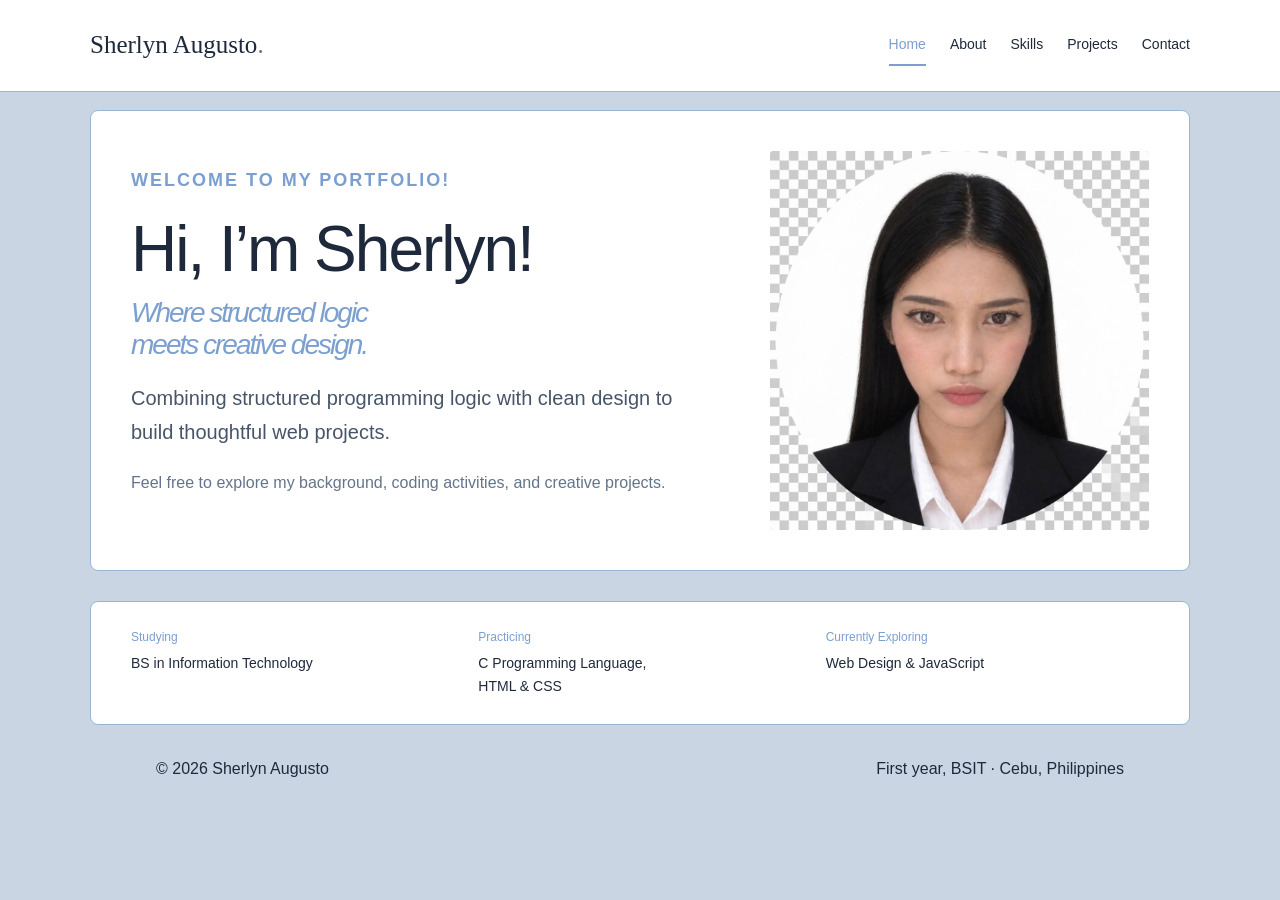
<file: index.html>
<!DOCTYPE html>
<html lang="en">
    <head>
        <meta charset="UTF-8">
        <meta name="viewport" content="width=device-width, initial-scale=1.0">
        <title>Home — Sherlyn Augusto | Portfolio</title>
        <meta
            name="description"
            content="Sherlyn Augusto’s first-year IT portfolio featuring class projects, C programming scripts, and design work."
        >
        <link rel="stylesheet" href="style.css">
    </head>
    <body>
        <a class="skip-link" href="#main">Skip to content</a>

        <!-- 1. HEADER & NAVIGATION -->
        <header class="site-header">
            <div class="container navbar">
                <a class="brand" href="index.html">Sherlyn Augusto<span class="muted">.</span></a>
                <nav class="nav-links" aria-label="Main navigation">
                    <a href="index.html" class="active" aria-current="page">Home</a>
                    <a href="about.html">About</a>
                    <a href="skills.html">Skills</a>
                    <a href="projects.html">Projects</a>
                    <a href="contact.html">Contact</a>
                </nav>
            </div>
        </header>

        <!-- MAIN CONTENT AREA -->
        <main id="main" class="container" tabindex="-1">
            
            <!-- 2. HERO INTRO SECTION -->
            <section class="hero" aria-label="Introduction">
                <div>
                    <p class="eyebrow">Welcome to My Portfolio!</p>
                    <h1>Hi, I’m Sherlyn!<br><span>Where structured logic<br>meets creative design.</span></h1>
                    <p class="lead">
                        Combining structured programming logic with clean design to build thoughtful web projects.
                    </p>
                    <p class="muted">
                        Feel free to explore my background, coding activities, and creative projects.
                    </p>
                </div>
                <figure class="portrait">
                    <img src="Sherlyn's Profile.jpeg" alt="Profile avatar of Sherlyn Augusto" width="600" height="600">
                </figure>
            </section>
            <!-- 3. HIGHLIGHT STRIP -->
            <div class="semester-strip">
                <p><span>Studying</span>BS in Information Technology</p>
                <p><span>Practicing</span>C Programming Language, <br> HTML & CSS</p>
                <p><span>Currently Exploring</span>Web Design &amp; JavaScript</p>
            </div>
                    
        <!-- 6. FOOTER -->
        <footer class="footer">
            <div class="container footer-inner">
                <p>© 2026 Sherlyn Augusto</p>
                <p>First year, BSIT · Cebu, Philippines</p>
            </div>
        </footer>
    </body>
</html>
</file>
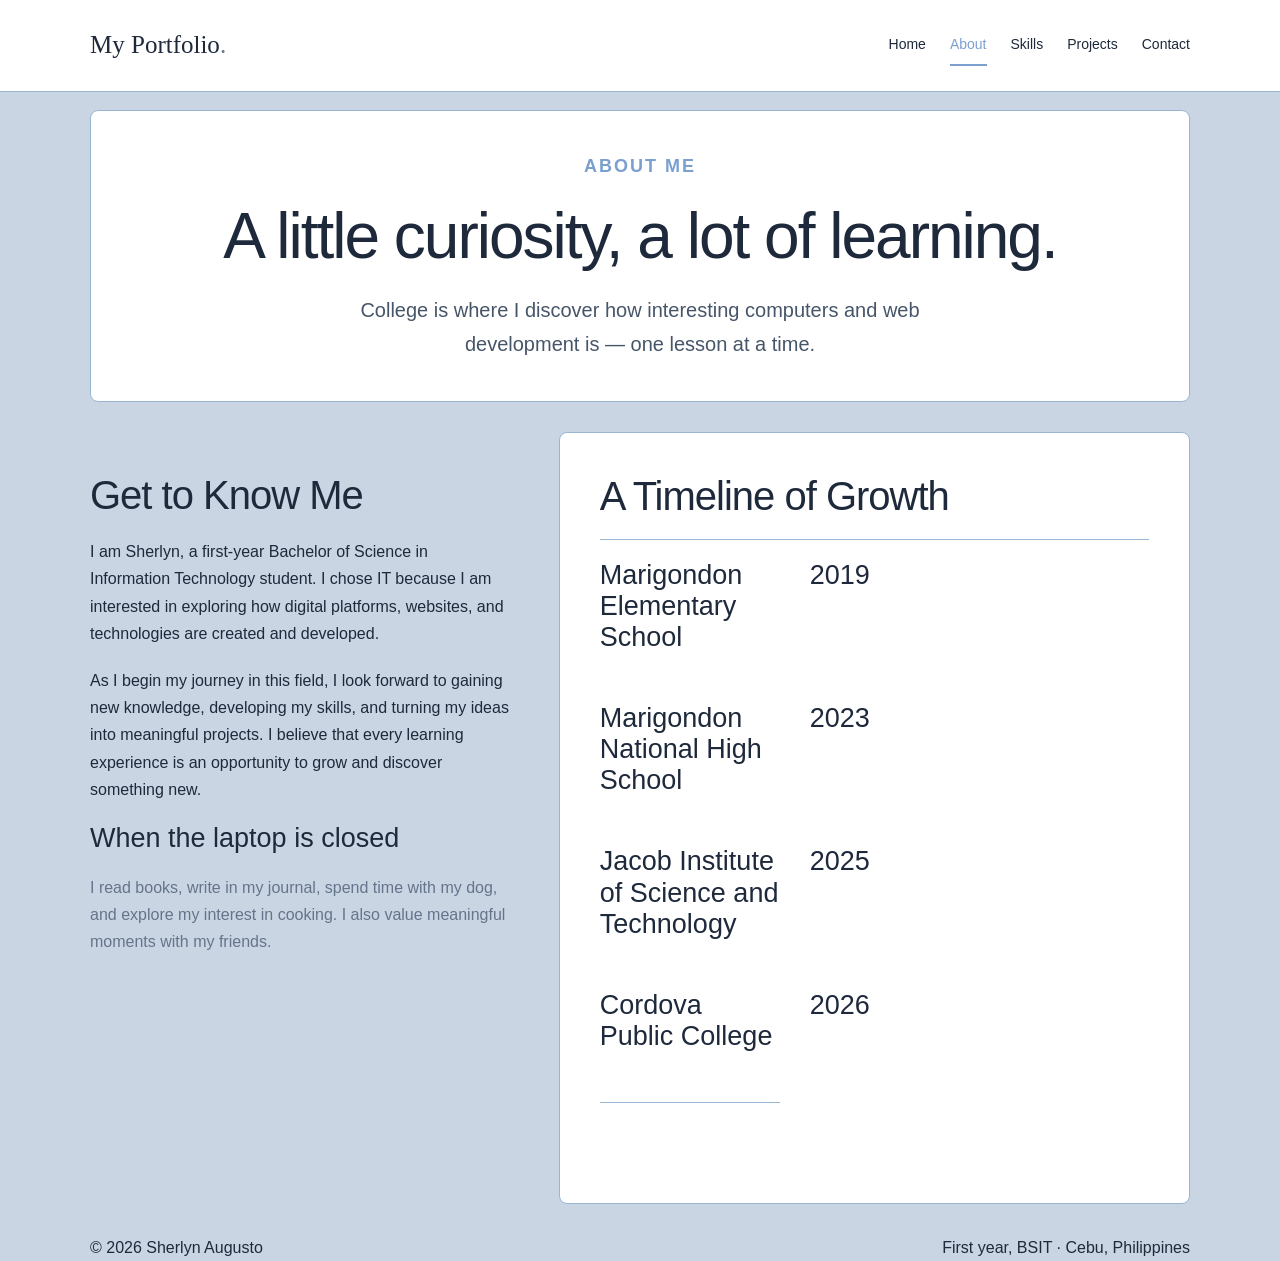
<file: about.html>
<!DOCTYPE html>
<html lang="en">
    <head>
        <meta charset="UTF-8">
        <meta name="viewport" content="width=device-width, initial-scale=1.0">
        <title>About — Sherlyn Augusto | Student Portfolio</title>
        <meta
            name="description"
            content="Sherlyn Augusto’s first-year IT portfolio, with class projects, everyday interests, and web skills in progress."
        >
        <link rel="stylesheet" href="style.css">
    </head>
    <body>
        <a class="skip-link" href="#main">Skip to content</a>
        <header class="site-header">
            <div class="container navbar">
                <a class="brand" href="index.html">My Portfolio<span class="muted">.</span></a>
                <nav class="nav-links" aria-label="Main navigation">
                    <a href="index.html">Home</a>
                    <a href="about.html" class="active" aria-current="page">About</a>
                    <a href="skills.html">Skills</a>
                    <a href="projects.html">Projects</a>
                    <a href="contact.html">Contact</a>
                </nav>
            </div>
        </header>
        <main id="main" class="container" tabindex="-1">
            <header class="page-intro">
                <p class="eyebrow">About me</p>
                <h1>A little curiosity, a lot of learning.<br></h1>
                <p class="lead">
                    College is where I discover how interesting computers and web development is — one lesson at a time.
                </p>
            </header>
            <div class="about-grid">
                <div>
                    <h2>Get to Know Me</h2>
                    <p>
                        I am Sherlyn, a first-year Bachelor of Science in Information Technology student. I chose IT because I am interested in exploring how digital platforms, websites, and technologies are created and developed.
                    </p>
                    <p>
                        As I begin my journey in this field, I look forward to gaining new knowledge, developing my skills, and turning my ideas into meaningful projects. I believe that every learning experience is an opportunity to grow and discover something new.
                    <h3>When the laptop is closed</h3>
                    <p class="muted">
                        I  read books, write in my journal, spend time with my dog, and explore my interest in cooking. I also value meaningful moments with my friends.
                    </p
                </div>
            </div>
            <section class="section" aria-labelledby="education-title">
                <h2 id="education-title">A Timeline of Growth</h2>
                <div class="education-row">
                    
                        <h3>Marigondon Elementary School</h3>
                        <h3>2019</h3>
                        <h3>Marigondon National High School</h3>
                        <h3>2023</h3>
                        <h3>Jacob Institute of Science and Technology</h3>
                        <h3>2025</h3>
                        <h3>Cordova Public College</h3>
                        <h3>2026</h3
                </div>
                <div class="education-row">
                    
                </div>
            </section>
        </main>
        <footer class="footer">
            <div class="container footer-inner">
                <p>© 2026 Sherlyn Augusto</p>
                <p>First year, BSIT · Cebu, Philippines</p>
            </div>
        </footer>
    </body>
</html>
</file>
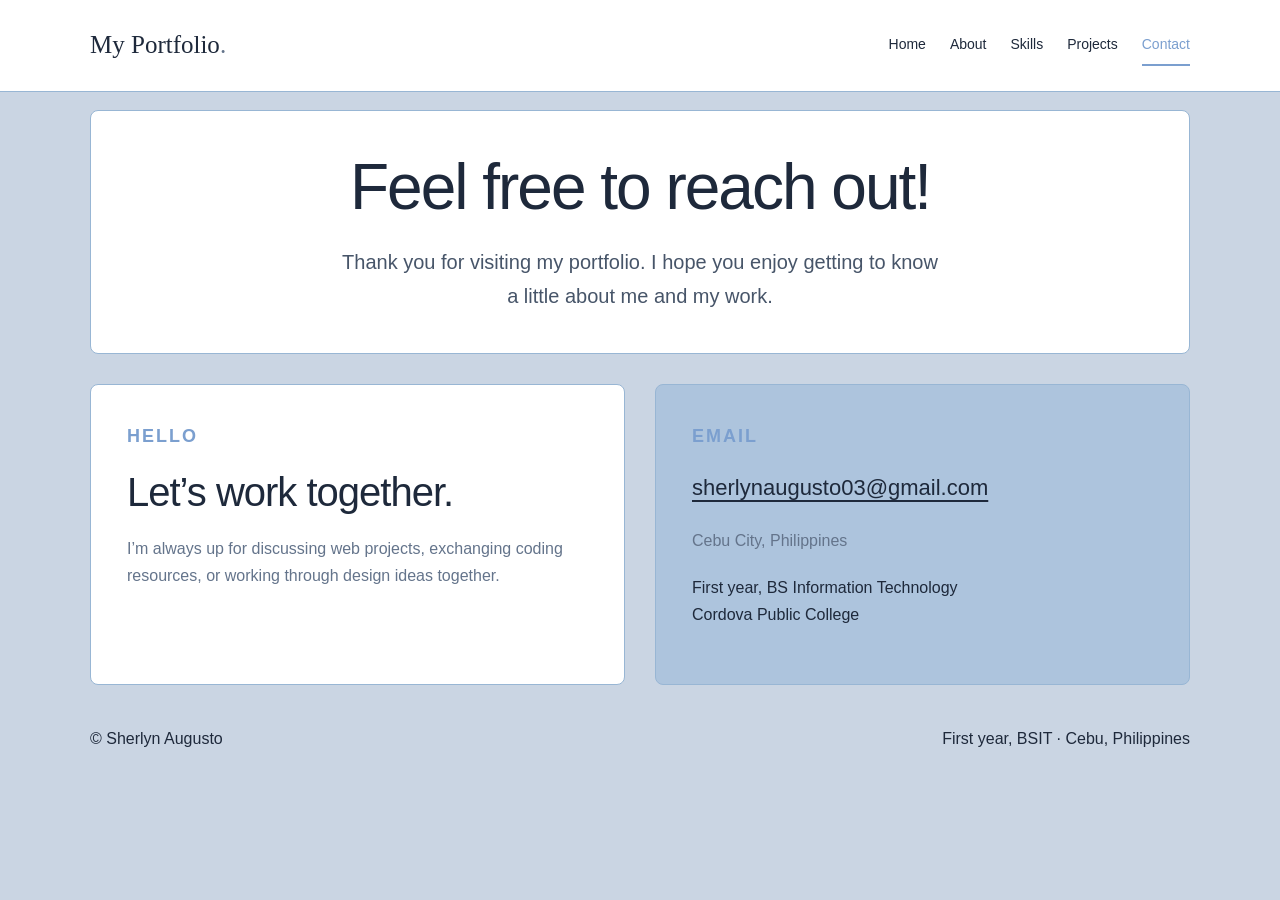
<file: contact.html>
<!DOCTYPE html>
<html lang="en">
    <head>
        <meta charset="UTF-8">
        <meta name="viewport" content="width=device-width, initial-scale=1.0">
        <title>Contact — My Portfolio | Student Portfolio</title>
        <meta
            name="description"
            content="Sherlyn Augusto’s first-year IT portfolio, with class projects, everyday interests, and web skills in progress."
        >
        <link rel="stylesheet" href="style.css">
    </head>
    <body>
        <a class="skip-link" href="#main">Skip to content</a>
        <header class="site-header">
            <div class="container navbar">
                <a class="brand" href="index.html">My Portfolio<span class="muted">.</span></a>
                <nav class="nav-links" aria-label="Main navigation">
                    <a href="index.html">Home</a>
                    <a href="about.html">About</a>
                    <a href="skills.html">Skills</a>
                    <a href="projects.html">Projects</a>
                    <a href="contact.html" class="active" aria-current="page">Contact</a>
                </nav>
            </div>
        </header>
        <main id="main" class="container" tabindex="-1">
            <header class="page-intro">
                <h1>Feel free to reach out!</h1>
                <p class="lead">
                    Thank you for visiting my portfolio. I hope you enjoy getting to know a little about me and my work.
                </p>
            </header>
            <section class="contact-section" aria-label="Contact details">
                <div>
                    <p class="eyebrow">Hello</p>
                    <h2>Let’s work together.</h2>
                    <p class="muted">
                       I’m always up for discussing web projects, exchanging coding resources, or working through design ideas together.
                    </p>
                </div>
                <div class="contact-card">
                    <p class="eyebrow">Email</p>
                    <p><a class="email-link" href="mailto:sherlynaugusto03@gmail.com">sherlynaugusto03@gmail.com</a></p>
                    <p class="muted">Cebu City, Philippines</p>
                    <p>First year, BS Information Technology<br>Cordova Public College</p>
                </div>
            </section>
        </main>
        <footer class="footer">
            <div class="container footer-inner">
                <p>© Sherlyn Augusto</p>
                <p>First year, BSIT · Cebu, Philippines</p>
            </div>
        </footer>
    </body>
</html>
</file>
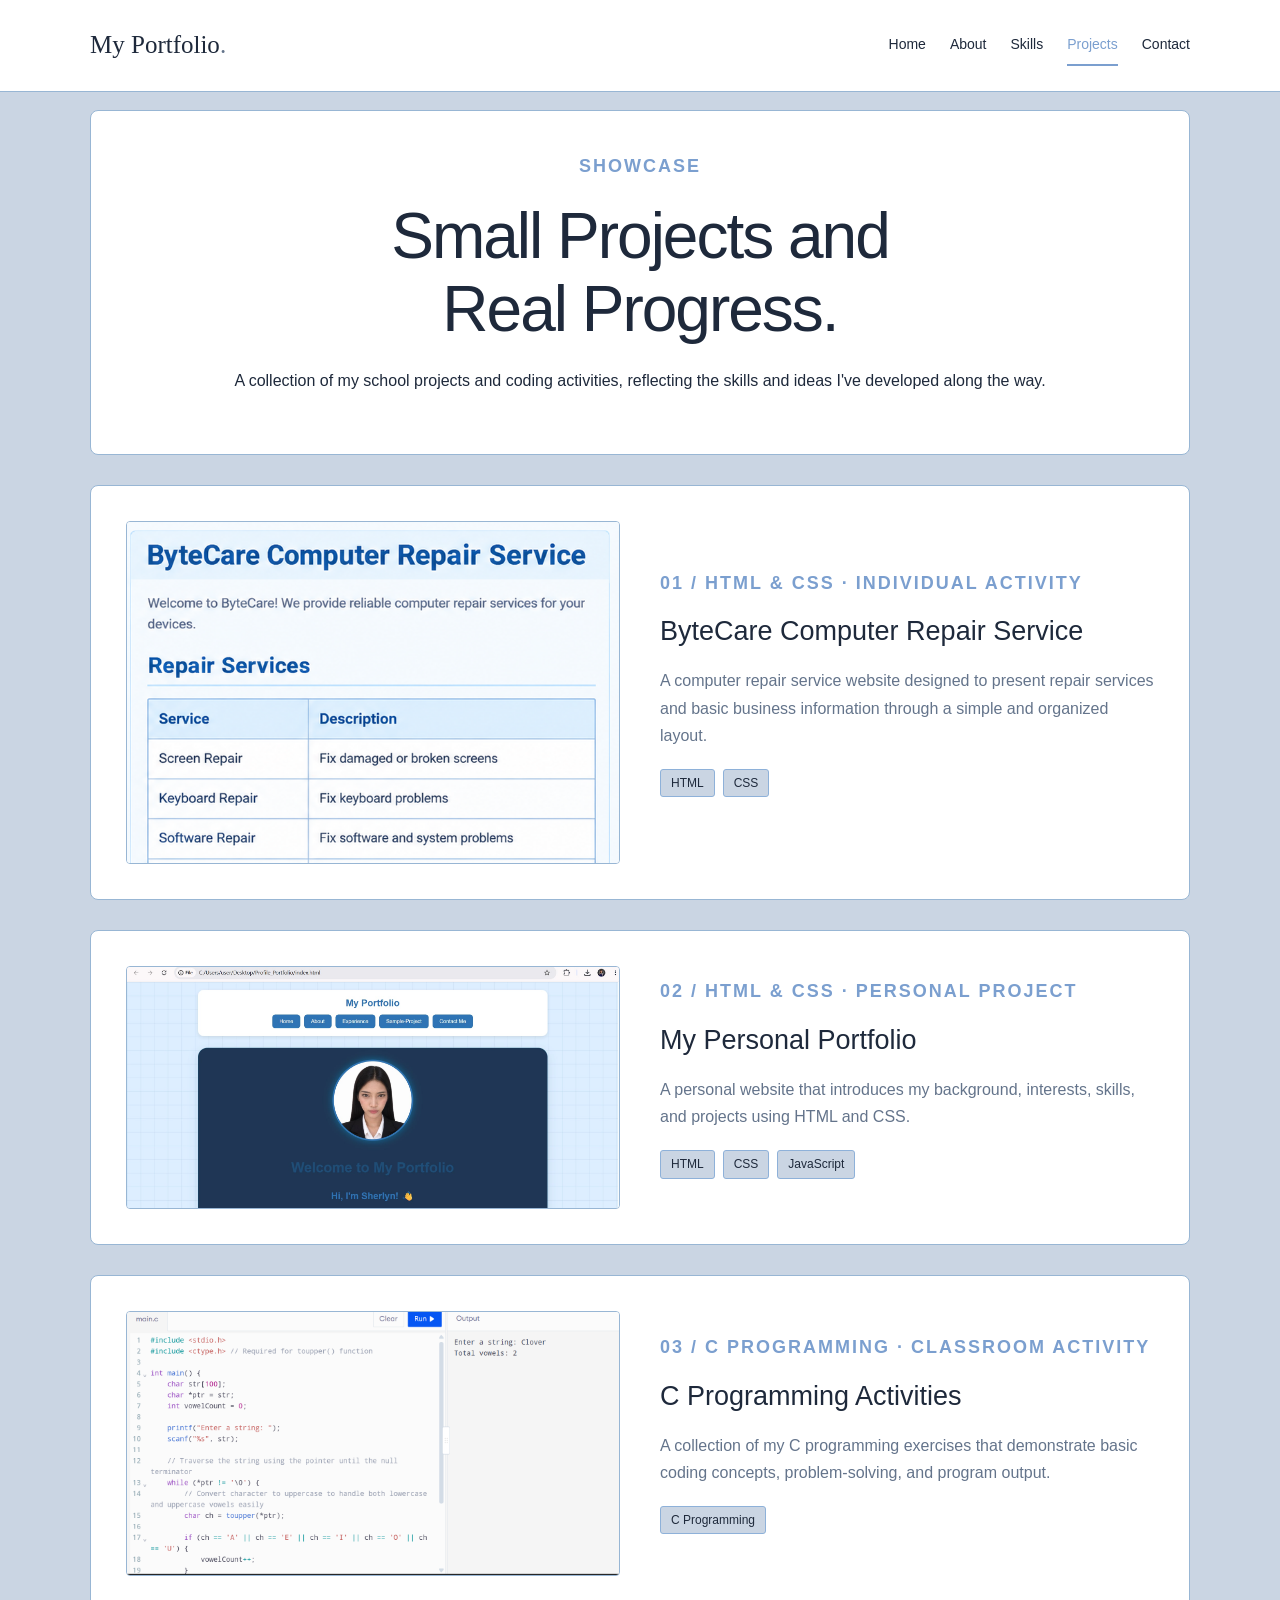
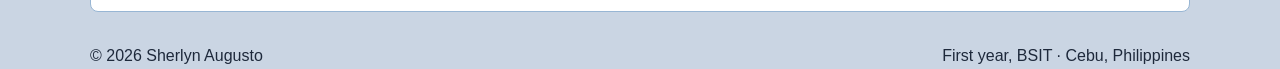
<file: projects.html>
<!DOCTYPE html>
<html lang="en">
    <head>
        <meta charset="UTF-8">
        <meta name="viewport" content="width=device-width, initial-scale=1.0">
        <title>Projects — Sherlyn Augusto | Student Portfolio</title>
        <meta
            name="description"
            content="Sherlyn Augusto’s first-year IT portfolio, with class projects, everyday interests, and web skills in progress."
        >
        <link rel="stylesheet" href="style.css">
    </head>
    <body>
        <a class="skip-link" href="#main">Skip to content</a>
        <header class="site-header">
            <div class="container navbar">
                <a class="brand" href="index.html">My Portfolio<span class="muted">.</span></a>
                <nav class="nav-links" aria-label="Main navigation">
                    <a href="index.html">Home</a>
                    <a href="about.html">About</a>
                    <a href="skills.html">Skills</a>
                    <a href="projects.html" class="active" aria-current="page">Projects</a>
                    <a href="contact.html">Contact</a>
                </nav>
            </div>
        </header>
        <main id="main" class="container" tabindex="-1">
            <header class="page-intro">
                <p class="eyebrow">Showcase</p>
                <h1>Small Projects and<br>Real Progress.</h1>
                <p>
                   A collection of my school projects and coding activities, reflecting the skills and ideas I've developed along the way.
                </p>
            </header>
            <div class="project-list">
                <article class="project-card">
                    <img
                        src="ByteCare.png"
                        alt="ByteCare Computer Repair Service website"
                        width="800"
                        height="500"
                        loading="lazy"
                    >
                    <div>
                        <p class="eyebrow">01 / HTML &amp; CSS · Individual activity</p>
                        <h3>ByteCare Computer Repair Service</h3>
                        <p class="muted">
                            A computer repair service website designed to present repair services
                            and basic business information through a simple and organized layout.
                        </p>
                        <ul class="tags">
                            <li>HTML</li>
                            <li>CSS</li>
                        </ul>
    
                    </div>
                </article>
                <article class="project-card">
                    <img
                        src="personal-profile.jpeg"
                        alt="My personal portfolio webpage"
                        width="800"
                        height="500"
                        loading="lazy"
                    >
                    <div>
                        <p class="eyebrow">02 / HTML &amp; CSS · Personal project</p>
                        <h3>My Personal Portfolio</h3>
                        <p class="muted">
                            A personal website that introduces my background, interests,
                            skills, and projects using HTML and CSS.
                        </p>
                        <ul class="tags">
                            <li>HTML</li>
                            <li>CSS</li>
                            <li>JavaScript</li>
                        </ul>                        
                    </div>
                </article>
                <article class="project-card">
                    <img
                        src="C Programming.png"
                        alt="C programming activities and program outputs"
                        width="800"
                        height="500"
                        loading="lazy"
                    >
                    <div>
                        <p class="eyebrow">03 / C Programming · Classroom activity</p>
                        <h3>C Programming Activities</h3>
                        <p class="muted">
                            A collection of my C programming exercises that demonstrate
                            basic coding concepts, problem-solving, and program output.
                        </p>
                        <ul class="tags">
                            <li>C Programming</li>
                        </ul>
                    </div>
                </article>
            </div>
        </main>
        <footer class="footer">
            <div class="container footer-inner">
                <p>© 2026 Sherlyn Augusto</p>
                <p>First year, BSIT · Cebu, Philippines</p>
            </div>
        </footer>
    </body>
</html>
</file>
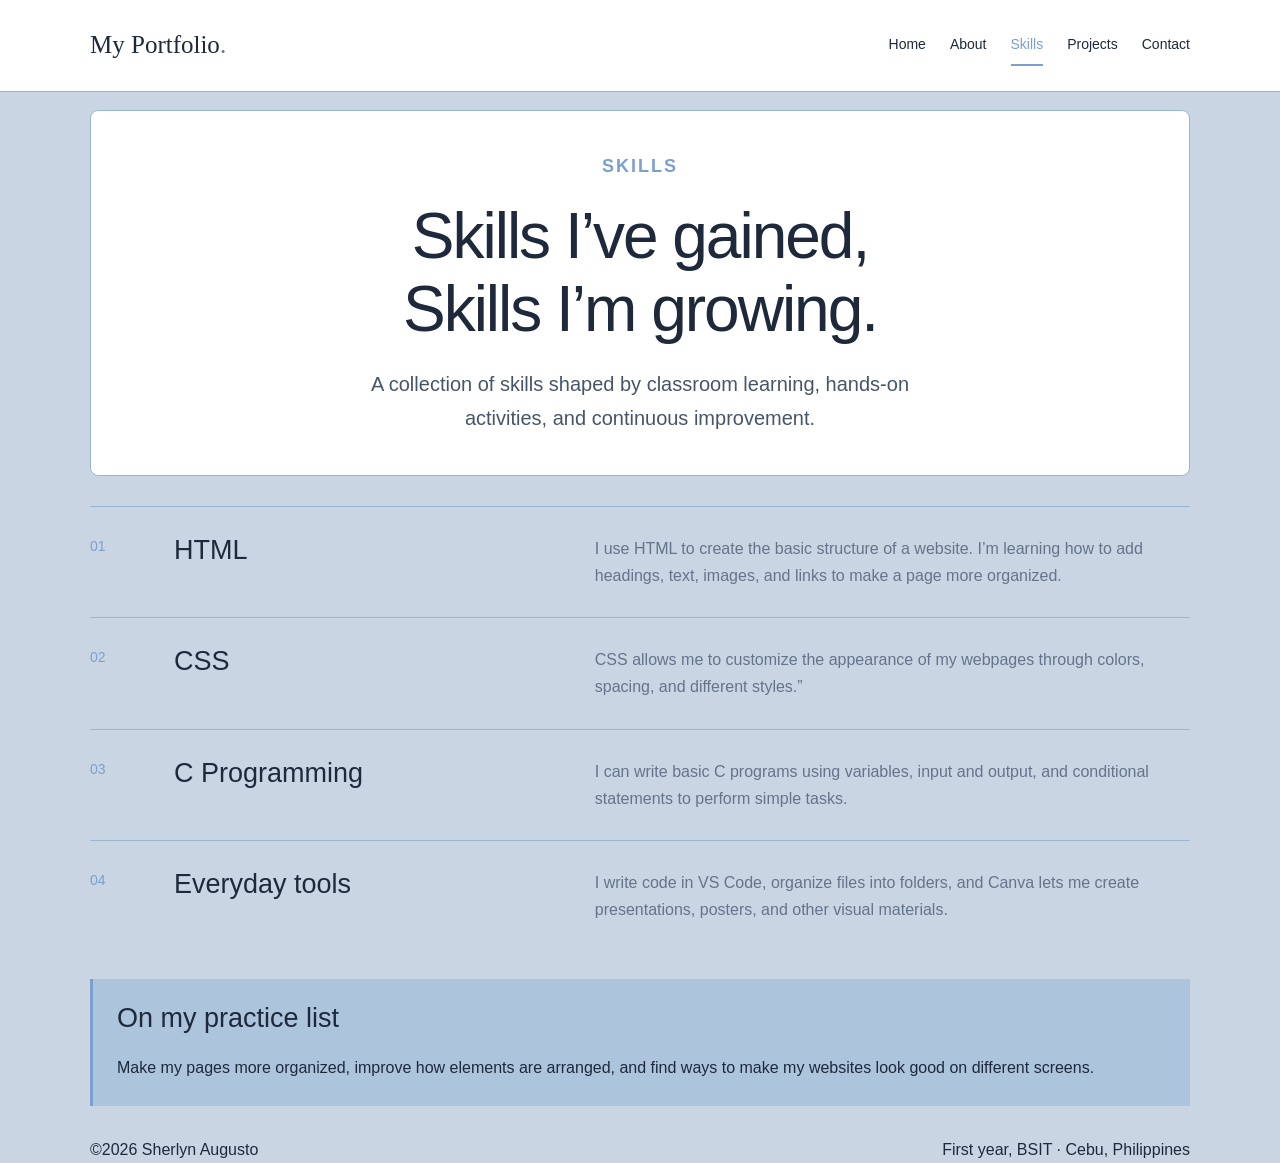
<file: skills.html>
<!DOCTYPE html>
<html lang="en">
    <head>
        <meta charset="UTF-8">
        <meta name="viewport" content="width=device-width, initial-scale=1.0">
        <title>Skills — Sherlyn Augusto | Student Portfolio</title>
        <meta
            name="description"
            content="Sherlyn Augusto’s first-year IT portfolio, with class projects, everyday interests, and web skills in progress."
        >
        <link rel="stylesheet" href="style.css">
    </head>
    <body>
        <a class="skip-link" href="#main">Skip to content</a>
        <header class="site-header">
            <div class="container navbar">
                <a class="brand" href="index.html">My Portfolio<span class="muted">.</span></a>
                <nav class="nav-links" aria-label="Main navigation">
                    <a href="index.html">Home</a>
                    <a href="about.html">About</a>
                    <a href="skills.html" class="active" aria-current="page">Skills</a>
                    <a href="projects.html">Projects</a>
                    <a href="contact.html">Contact</a>
                </nav>
            </div>
        </header>
        <main id="main" class="container" tabindex="-1">
            <header class="page-intro">
                <p class="eyebrow">Skills</p>
                <h1>Skills I’ve gained,<br>Skills I’m growing.</h1>
                <p class="lead">
                    A collection of skills shaped by classroom learning, hands-on activities, and continuous improvement.
                </p>
            </header>
            <div class="skills-list">
                <article class="skill-row">
                    <span class="skill-number">01</span>
                    <h3>HTML</h3>
                    <p class="muted">
                        I use HTML to create the basic structure of a website. I’m learning how to add headings, text, images, and links to make a page more organized.
                    </p>
                </article>
                <article class="skill-row">
                    <span class="skill-number">02</span>
                    <h3>CSS</h3>
                    <p class="muted">
                        CSS allows me to customize the appearance of my webpages through colors, spacing, and different styles.”
                </article>
                <article class="skill-row">
                    <span class="skill-number">03</span>
                    <h3>C Programming</h3>
                    <p class="muted">
                        I can write basic C programs using variables, input and output, and conditional statements to perform simple tasks.
                    </p>
                </article>
                <article class="skill-row">
                    <span class="skill-number">04</span>
                    <h3>Everyday tools</h3>
                    <p class="muted">
                        I write code in VS Code, organize files into folders, and Canva lets me create presentations, posters, and other visual materials.
                    </p>
                </article>
            </div>
            <aside class="note">
                <h3>On my practice list</h3>
                <p>
                    Make my pages more organized, improve how elements are arranged, and find ways to make my websites look good on different screens.
                </p>
            </aside>
        </main>
        <footer class="footer">
            <div class="container footer-inner">
                <p>©2026 Sherlyn Augusto</p>
                <p>First year, BSIT · Cebu, Philippines</p>
            </div>
        </footer>
    </body>
</html>
</file>
<file: style.css>
* {
    box-sizing: border-box;
}

html {
    scroll-behavior: smooth;
    scroll-padding-top: 108px;
}

body {
    margin: 0;
    padding-top: 110px;
    background-color: #CAD5E3;
    color: #1e293b;
    font-family: Arial, Helvetica, sans-serif;
    line-height: 1.7;
}

.container {
    width: 88%;
    max-width: 1100px;
    margin: 0 auto;
}

img {
    display: block;
    width: 100%;
    height: auto;
}

a {
    color: inherit;
    text-underline-offset: 5px;
    transition: color 0.2s, background-color 0.2s;
}

a:hover {
    color: #7B9FCF;
}

a:focus-visible {
    outline: 3px solid #8EB1D9;
    outline-offset: 5px;
}

h1,
h2,
h3 {
    margin: 0 0 20px;
    font-family: "Inter", sans-serif, "Consolas", monospace;
    font-weight: normal;
    line-height: 1.15;
}

h1 {
    font-size: 64px;
    letter-spacing: -2px;
}

h2 {
    font-size: 40px;
    letter-spacing: -1px;
}

h3 {
    font-size: 27px;
}

p {
    margin: 0 0 20px;
}

.eyebrow {
    margin-bottom: 18px;
    color: #7B9FCF;
    font-size: 18px;
    font-weight: bold;
    letter-spacing: 2px;
    text-transform: uppercase;
}

.lead {
    max-width: 600px;
    color: #475569;
    font-size: 20px;
}

.muted {
    color: #64748b;
}

.skip-link {
    position: fixed;
    z-index: 1100;
    top: -80px;
    left: 20px;
    padding: 10px 16px;
    background-color: #7B9FCF;
    color: #ffffff;
}

.skip-link:focus {
    top: 10px;
}

.site-header {
    position: fixed;
    top: 0;
    left: 0;
    z-index: 1000;
    width: 100%;
    height: 92px;
    background-color: #ffffff;
    border-bottom: 1px solid #98B6D4;
}

.navbar {
    display: flex;
    justify-content: space-between;
    align-items: center;
    flex-wrap: wrap;
    gap: 20px;
    height: 100%;
    padding: 24px 0;
}

.brand {
    font-family: Georgia, serif;
    font-size: 25px;
    text-decoration: none;
}

.nav-links {
    display: flex;
    flex-wrap: wrap;
    gap: 24px;
}

.nav-links a {
    padding: 8px 0;
    border-bottom: 2px solid transparent;
    font-size: 14px;
    text-decoration: none;
}

.nav-links a:hover,
.nav-links .active {
    border-bottom-color: #7B9FCF;
    color: #7B9FCF;
}

.hero {
    display: grid;
    grid-template-columns: 1.2fr 0.8fr;
    align-items: center;
    gap: 70px;
    padding: 40px;
    margin-bottom: 30px;
    background-color: #ffffff;
    border: 1px solid #98B6D4;
    border-radius: 8px;
}

.hero h1 span {
    font-size: 28px;
    color: #7B9FCF;
    font-style: italic;
    display: block;
    margin-block: 10px;
}

.portrait {
    margin: 0;
}

.portrait img {
    aspect-ratio: 1;
    object-fit: contain;
    background-color: #ADC4DD;
    border-radius: 4px;
}

.portrait figcaption {
    display: flex;
    justify-content: space-between;
    gap: 16px;
    padding-top: 12px;
    color: #64748b;
    font-size: 12px;
}

.actions {
    display: flex;
    align-items: center;
    flex-wrap: wrap;
    gap: 24px;
    margin-top: 30px;
}

.button {
    display: inline-block;
    padding: 12px 23px;
    border: 1px solid #7B9FCF;
    border-radius: 3px;
    background-color: #7B9FCF;
    color: #ffffff;
    text-decoration: none;
}

.button:hover {
    border-color: #8EB1D9;
    background-color: #8EB1D9;
    color: #ffffff;
}

.text-link {
    color: #7B9FCF;
    font-weight: bold;
}

.semester-strip {
    display: grid;
    grid-template-columns: repeat(3, 1fr);
    gap: 24px;
    padding: 25px 40px;
    margin-bottom: 30px;
    background-color: #ffffff;
    border: 1px solid #98B6D4;
    border-radius: 8px;
}

.semester-strip p {
    margin: 0;
    font-size: 14px;
}

.semester-strip span {
    display: block;
    margin-bottom: 4px;
    color: #7B9FCF;
    font-size: 12px;
}

.section {
    padding: 40px;
    margin-bottom: 30px;
    background-color: #ffffff;
    border: 1px solid #98B6D4;
    border-radius: 8px;
}

.section-heading {
    display: flex;
    justify-content: space-between;
    align-items: end;
    flex-wrap: wrap;
    gap: 20px;
    margin-bottom: 32px;
}

.section-heading h2 {
    margin: 0;
}

.feature,
.about-grid {
    display: grid;
    grid-template-columns: 1fr 1fr;
    align-items: center;
    gap: 48px;
}

.about-grid > div:first-child {
    padding-top: 40px;
}

.feature img,
.project-card img {
    border: 1px solid #98B6D4;
    border-radius: 4px;
}

.page-intro {
    max-width: 100%;
    padding: 40px;
    margin-bottom: 30px;
    background-color: #ffffff;
    border: 1px solid #98B6D4;
    border-radius: 8px;
    text-align: center;
}

.page-intro .lead {
    margin: 0 auto;
}

.about-grid {
    align-items: start;
    grid-template-columns: 0.8fr 1.2fr;
}

.note {
    margin-top: 28px;
    margin-bottom: 30px;
    padding: 24px;
    border-left: 3px solid #7B9FCF;
    background-color: #ADC4DD;
}

.note p:last-child {
    margin-bottom: 0;
}

.education-row {
    display: grid;
    grid-template-columns: 180px 1fr;
    gap: 30px;
    padding: 20px 0;
    border-top: 1px solid #98B6D4;
}

.education-row p {
    margin-bottom: 8px;
}

.skill-row {
    display: grid;
    grid-template-columns: 60px 1fr 1.5fr;
    gap: 24px;
    padding: 28px 0;
    border-top: 1px solid #98B6D4;
}

.skill-row h3,
.skill-row p {
    margin: 0;
}

.skill-number {
    color: #7B9FCF;
    font-size: 14px;
}

.project-list {
    margin-bottom: 30px;
    display: grid;
    gap: 30px;
}

.project-card {
    display: grid;
    grid-template-columns: 1fr 1fr;
    align-items: center;
    gap: 40px;
    padding: 35px;
    background-color: #ffffff;
    border: 1px solid #98B6D4;
    border-radius: 8px;
}

.tags {
    display: flex;
    flex-wrap: wrap;
    gap: 8px;
    margin: 20px 0;
    padding: 0;
    list-style: none;
}

.tags li {
    padding: 3px 10px;
    border: 1px solid #8EB1D9;
    border-radius: 3px;
    background-color: #CAD5E3;
    color: #1e293b;
    font-size: 12px;
}

.contact-section {
    display: grid;
    grid-template-columns: 1fr 1fr;
    gap: 30px;
    padding: 0 0 40px;
}

.contact-section > div:first-child {
    padding: 36px;
    background-color: #ffffff;
    border: 1px solid #98B6D4;
    border-radius: 8px;
}

.contact-card {
    padding: 36px;
    border-radius: 8px;
    background-color: #ADC4DD;
    border: 1px solid #98B6D4;
}

.email-link {
    font-size: 22px;
    overflow-wrap: anywhere;
}

.closing {
    display: flex;
    justify-content: space-between;
    align-items: center;
    flex-wrap: wrap;
    gap: 24px;
    padding: 32px 40px;
    margin-bottom: 30px;
    background-color: #ffffff;
    border: 1px solid #98B6D4;
    border-radius: 8px;
}

.closing h2 {
    margin: 0;
    font-size: 28px;
}

.footer-inner {
    display: flex;
    justify-content: space-between;
    padding: 0;
}

.footer p {
    margin: 0;
}

strong,
b {
    color: #7B9FCF;
}

@media (max-width: 768px) {
    h1 {
        font-size: 46px;
    }

    h2 {
        font-size: 34px;
    }

    .navbar {
        gap: 12px;
    }

    .nav-links {
        gap: 20px;
    }

    .hero,
    .feature,
    .about-grid,
    .project-card,
    .contact-section {
        grid-template-columns: 1fr;
        gap: 30px;
    }

    .hero,
    .section,
    .page-intro,
    .project-card,
    .closing {
        padding: 25px;
    }

    .portrait {
        width: 100%;
        max-width: 400px;
    }

    .semester-strip,
    .education-row,
    .skill-row {
        grid-template-columns: 1fr;
        gap: 12px;
    }

    .contact-card {
        padding: 24px;
    }
}

@media (max-width: 639px) {
    html {
        scroll-padding-top: 156px;
    }

    body {
        padding-top: 156px;
    }

    .site-header {
        height: 140px;
    }

    .navbar {
        padding: 16px 0;
    }

    .nav-links {
        width: 100%;
    }
}

@media (prefers-reduced-motion: reduce) {
    html {
        scroll-behavior: auto;
    }

    a {
        transition: none;
    }
}
</file>
